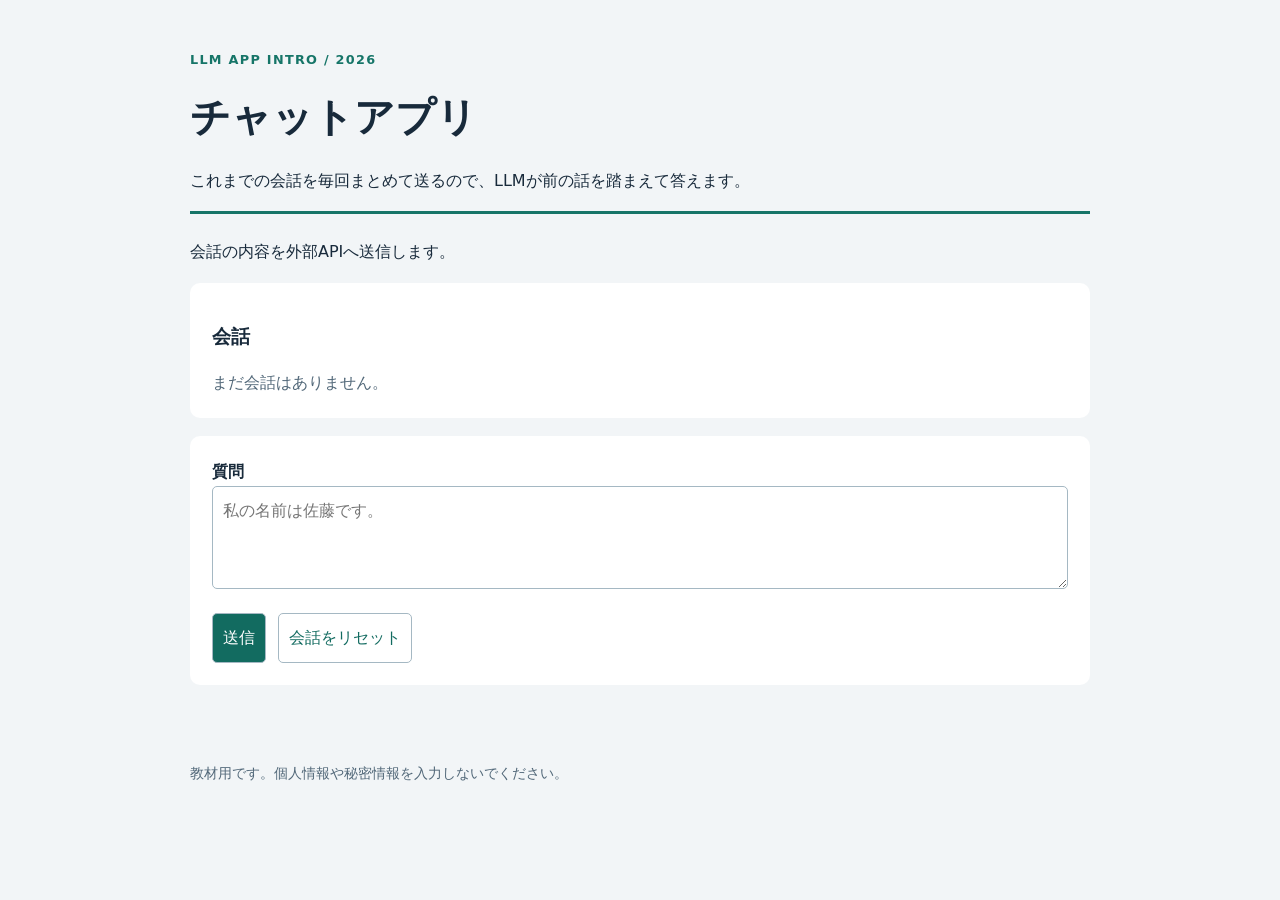
<file: sample-app/chat-app/static/index.html>
<!doctype html>
<html lang="ja">
<head>
  <meta charset="utf-8">
  <meta name="viewport" content="width=device-width, initial-scale=1">
  <title>チャットアプリ</title>
  <link rel="stylesheet" href="style.css">
  <script src="app.js" defer></script>
</head>
<body>
<main>
  <header>
    <p class="eyebrow">LLM APP INTRO / 2026</p>
    <h1>チャットアプリ</h1>
    <p>これまでの会話を毎回まとめて送るので、LLMが前の話を踏まえて答えます。</p>
  </header>
  <p>会話の内容を外部APIへ送信します。</p>

  <section>
    <h2>会話</h2>
    <ul id="messages"></ul>
  </section>

  <form id="chat-form">
    <label for="question">質問</label>
    <textarea id="question" maxlength="500" required rows="3" placeholder="私の名前は佐藤です。"></textarea>
    <div class="buttons">
      <button id="send-button" type="submit">送信</button>
      <button id="reset-button" type="button" class="secondary">会話をリセット</button>
    </div>
  </form>
  <p id="status" role="status" aria-live="polite"></p>

  <footer>教材用です。個人情報や秘密情報を入力しないでください。</footer>
</main>
</body>
</html>
</file>
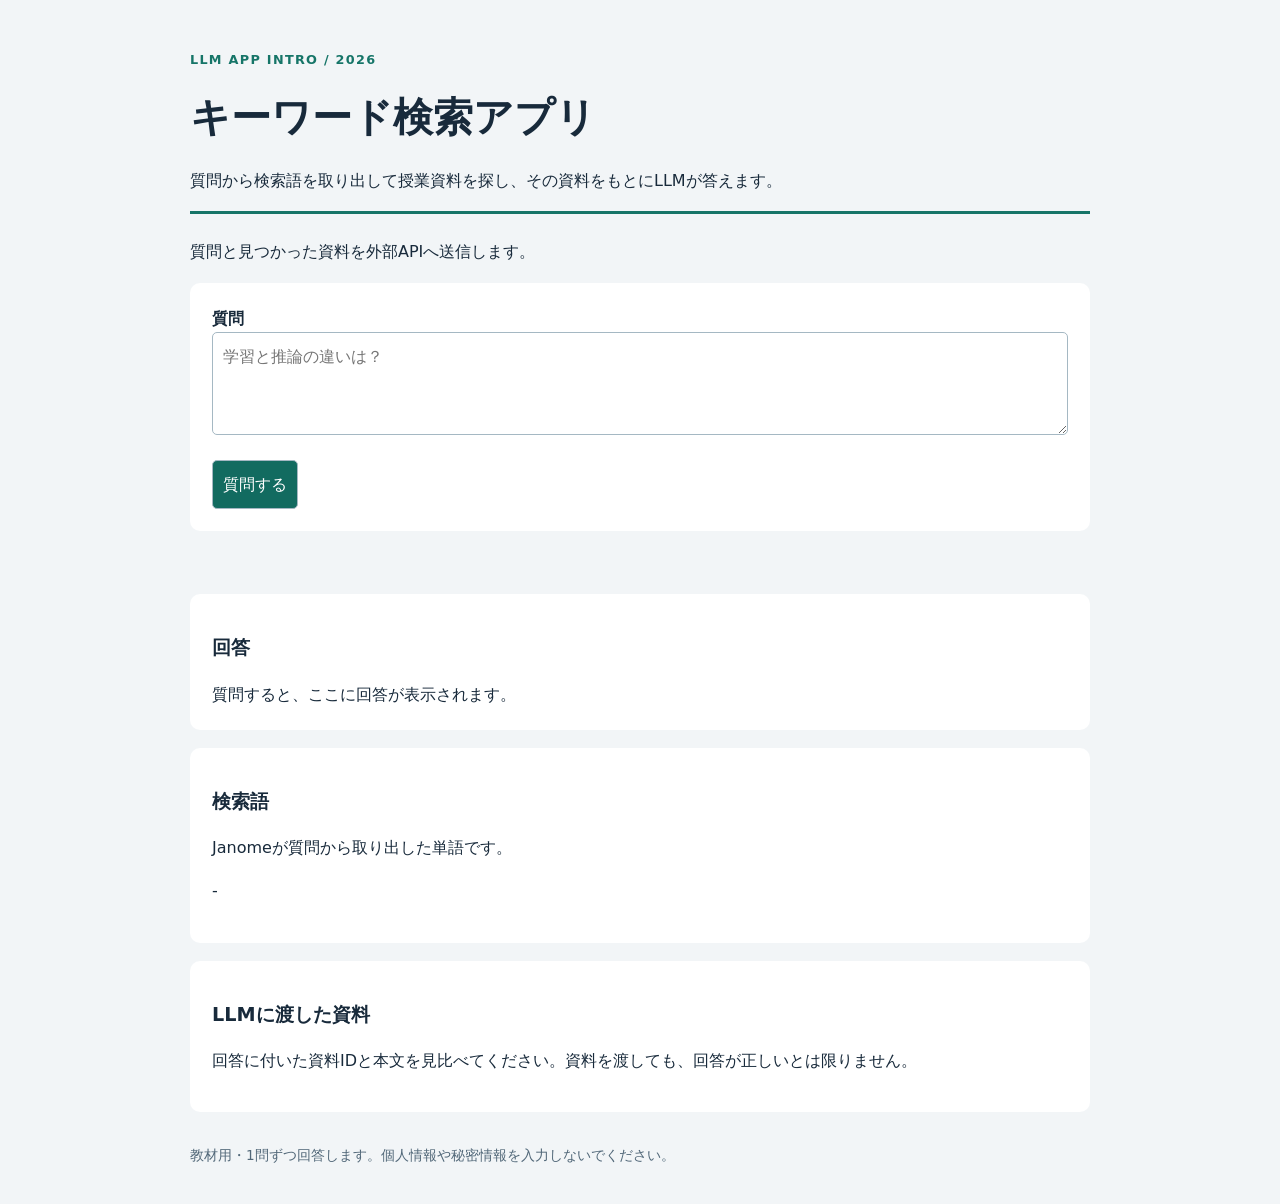
<file: sample-app/keyword-app/static/index.html>
<!doctype html>
<html lang="ja">
<head>
  <meta charset="utf-8">
  <meta name="viewport" content="width=device-width, initial-scale=1">
  <title>キーワード検索アプリ</title>
  <link rel="stylesheet" href="style.css">
  <script src="app.js" defer></script>
</head>
<body>
<main>
  <header>
    <p class="eyebrow">LLM APP INTRO / 2026</p>
    <h1>キーワード検索アプリ</h1>
    <p>質問から検索語を取り出して授業資料を探し、その資料をもとにLLMが答えます。</p>
  </header>
  <p>質問と見つかった資料を外部APIへ送信します。</p>

  <form id="question-form">
    <label for="question">質問</label>
    <textarea id="question" maxlength="500" required rows="3" placeholder="学習と推論の違いは？"></textarea>
    <button id="send-button" type="submit">質問する</button>
  </form>
  <p id="status" role="status" aria-live="polite"></p>

  <section>
    <h2>回答</h2>
    <div id="answer">質問すると、ここに回答が表示されます。</div>
  </section>

  <section>
    <h2>検索語</h2>
    <p>Janomeが質問から取り出した単語です。</p>
    <p id="keywords">-</p>
  </section>

  <section>
    <h2>LLMに渡した資料</h2>
    <p>回答に付いた資料IDと本文を見比べてください。資料を渡しても、回答が正しいとは限りません。</p>
    <ul id="sources"></ul>
  </section>

  <footer>教材用・1問ずつ回答します。個人情報や秘密情報を入力しないでください。</footer>
</main>
</body>
</html>
</file>
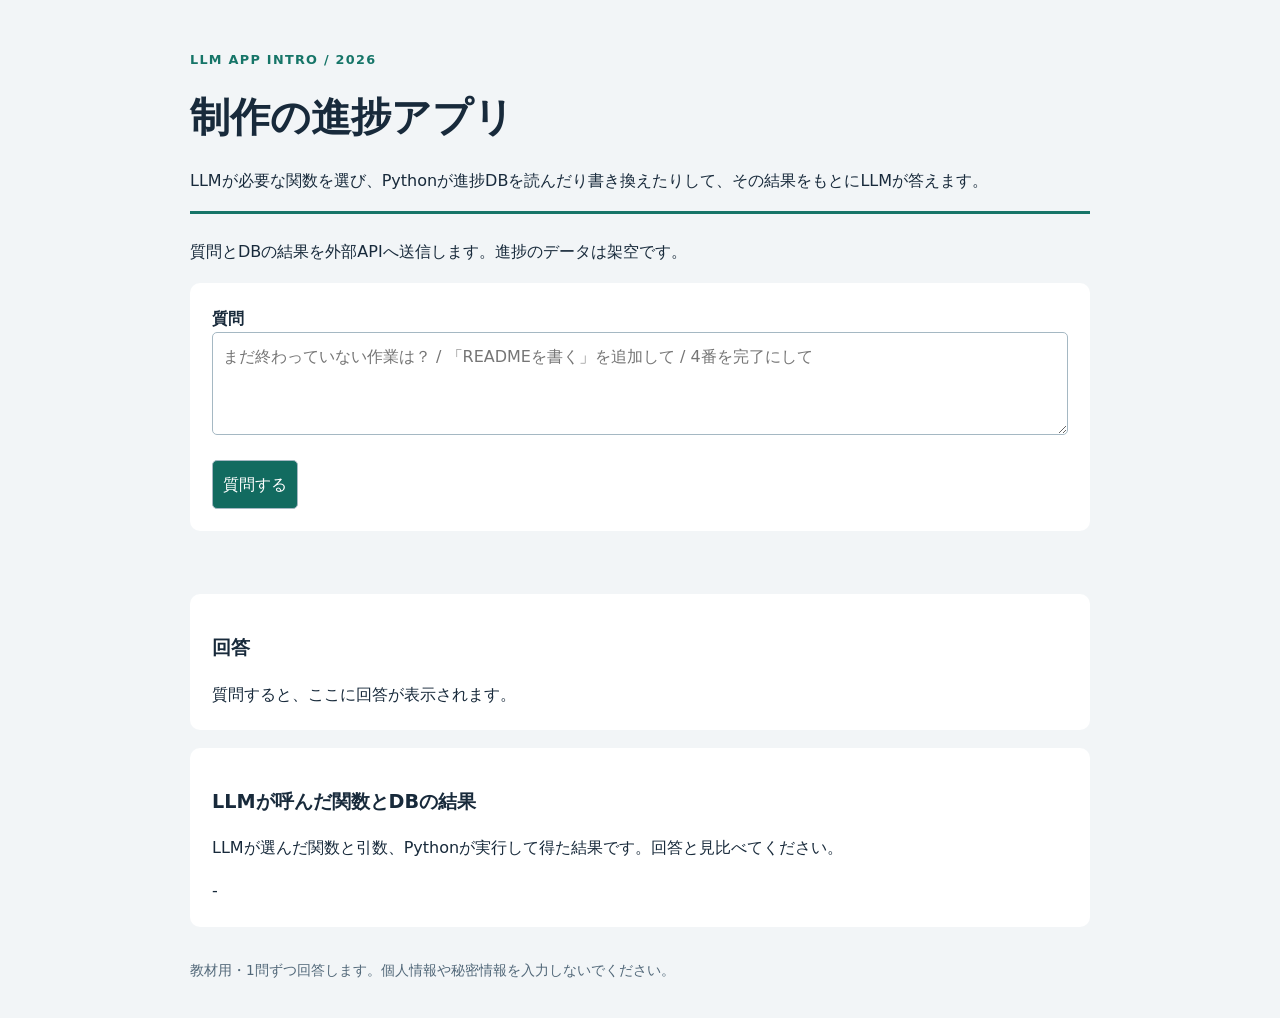
<file: sample-app/progress-app/static/index.html>
<!doctype html>
<html lang="ja">
<head>
  <meta charset="utf-8">
  <meta name="viewport" content="width=device-width, initial-scale=1">
  <title>制作の進捗アプリ</title>
  <link rel="stylesheet" href="style.css">
  <script src="app.js" defer></script>
</head>
<body>
<main>
  <header>
    <p class="eyebrow">LLM APP INTRO / 2026</p>
    <h1>制作の進捗アプリ</h1>
    <p>LLMが必要な関数を選び、Pythonが進捗DBを読んだり書き換えたりして、その結果をもとにLLMが答えます。</p>
  </header>
  <p>質問とDBの結果を外部APIへ送信します。進捗のデータは架空です。</p>

  <form id="question-form">
    <label for="question">質問</label>
    <textarea id="question" maxlength="500" required rows="3" placeholder="まだ終わっていない作業は？ / 「READMEを書く」を追加して / 4番を完了にして"></textarea>
    <button id="send-button" type="submit">質問する</button>
  </form>
  <p id="status" role="status" aria-live="polite"></p>

  <section>
    <h2>回答</h2>
    <div id="answer">質問すると、ここに回答が表示されます。</div>
  </section>

  <section>
    <h2>LLMが呼んだ関数とDBの結果</h2>
    <p>LLMが選んだ関数と引数、Pythonが実行して得た結果です。回答と見比べてください。</p>
    <div id="tool-results">-</div>
  </section>

  <footer>教材用・1問ずつ回答します。個人情報や秘密情報を入力しないでください。</footer>
</main>
</body>
</html>
</file>
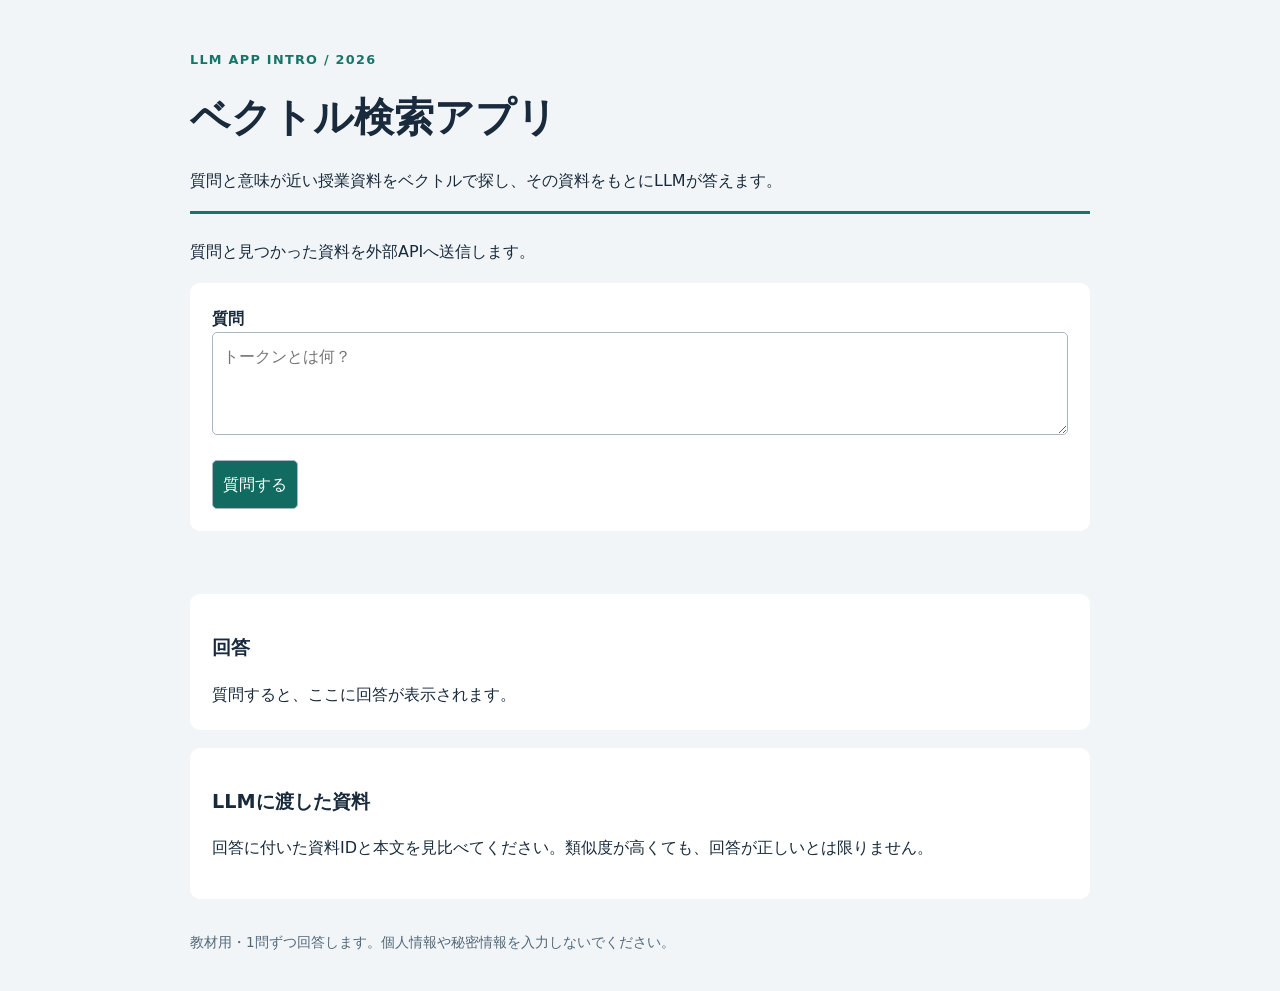
<file: sample-app/vector-app/static/index.html>
<!doctype html>
<html lang="ja">
<head>
  <meta charset="utf-8">
  <meta name="viewport" content="width=device-width, initial-scale=1">
  <title>ベクトル検索アプリ</title>
  <link rel="stylesheet" href="style.css">
  <script src="app.js" defer></script>
</head>
<body>
<main>
  <header>
    <p class="eyebrow">LLM APP INTRO / 2026</p>
    <h1>ベクトル検索アプリ</h1>
    <p>質問と意味が近い授業資料をベクトルで探し、その資料をもとにLLMが答えます。</p>
  </header>
  <p>質問と見つかった資料を外部APIへ送信します。</p>

  <form id="question-form">
    <label for="question">質問</label>
    <textarea id="question" maxlength="500" required rows="3" placeholder="トークンとは何？"></textarea>
    <button id="send-button" type="submit">質問する</button>
  </form>
  <p id="status" role="status" aria-live="polite"></p>

  <section>
    <h2>回答</h2>
    <div id="answer">質問すると、ここに回答が表示されます。</div>
  </section>

  <section>
    <h2>LLMに渡した資料</h2>
    <p>回答に付いた資料IDと本文を見比べてください。類似度が高くても、回答が正しいとは限りません。</p>
    <ul id="sources"></ul>
  </section>

  <footer>教材用・1問ずつ回答します。個人情報や秘密情報を入力しないでください。</footer>
</main>
</body>
</html>
</file>
<file: sample-app/chat-app/static/style.css>
:root { font-family: system-ui, sans-serif; color: #182a3b; background: #f2f5f7; line-height: 1.7; }
body { margin: 0; }
main { max-width: 900px; margin: 0 auto; padding: 36px 16px; }
header { border-bottom: 3px solid #167568; margin-bottom: 24px; }
h1 { font-size: clamp(1.7rem, 4vw, 2.5rem); margin: 0; }
h2 { font-size: 1.2rem; }
.eyebrow { color: #167568; letter-spacing: .1em; font-size: .8rem; font-weight: bold; }
form, section { background: white; padding: 22px; margin: 18px 0; border-radius: 10px; }
label { display: block; font-weight: bold; }
textarea, button { box-sizing: border-box; font: inherit; padding: 10px; border: 1px solid #a5b8c3; border-radius: 5px; }
textarea { width: 100%; resize: vertical; }
.buttons { display: flex; flex-wrap: wrap; gap: 12px; margin-top: 16px; }
button { background: #126b60; color: white; cursor: pointer; }
button.secondary { background: white; color: #126b60; }
button:disabled { opacity: .6; cursor: wait; }
:focus-visible { outline: 3px solid #c17d15; outline-offset: 3px; }
#status { min-height: 1.7em; font-weight: bold; }
#messages { list-style: none; padding: 0; margin: 0; }
#messages:empty::before { content: 'まだ会話はありません。'; color: #526879; }
#messages li { white-space: pre-wrap; overflow-wrap: anywhere; padding: 10px 14px; border-radius: 8px; margin-bottom: 10px; }
#messages li.user { background: #e6eef2; margin-left: 15%; }
#messages li.assistant { background: #e3f3ef; margin-right: 15%; }
footer { margin-top: 32px; font-size: .85rem; color: #526879; }
</file>
<file: sample-app/keyword-app/static/style.css>
:root { font-family: system-ui, sans-serif; color: #182a3b; background: #f2f5f7; line-height: 1.7; }
body { margin: 0; }
main { max-width: 900px; margin: 0 auto; padding: 36px 16px; }
header { border-bottom: 3px solid #167568; margin-bottom: 24px; }
h1 { font-size: clamp(1.7rem, 4vw, 2.5rem); margin: 0; }
h2 { font-size: 1.2rem; }
.eyebrow { color: #167568; letter-spacing: .1em; font-size: .8rem; font-weight: bold; }
form, section { background: white; padding: 22px; margin: 18px 0; border-radius: 10px; }
label { display: block; font-weight: bold; }
textarea, button { box-sizing: border-box; font: inherit; padding: 10px; border: 1px solid #a5b8c3; border-radius: 5px; }
textarea { width: 100%; resize: vertical; }
button { display: block; background: #126b60; color: white; margin-top: 16px; cursor: pointer; }
button:disabled { opacity: .6; cursor: wait; }
:focus-visible { outline: 3px solid #c17d15; outline-offset: 3px; }
#answer { white-space: pre-wrap; overflow-wrap: anywhere; }
#status { min-height: 1.7em; font-weight: bold; }
ul { padding-left: 24px; }
li { margin-bottom: 22px; }
small, footer { color: #526879; }
footer { margin-top: 32px; font-size: .85rem; }
</file>
<file: sample-app/progress-app/static/style.css>
:root { font-family: system-ui, sans-serif; color: #182a3b; background: #f2f5f7; line-height: 1.7; }
body { margin: 0; }
main { max-width: 900px; margin: 0 auto; padding: 36px 16px; }
header { border-bottom: 3px solid #167568; margin-bottom: 24px; }
h1 { font-size: clamp(1.7rem, 4vw, 2.5rem); margin: 0; }
h2 { font-size: 1.2rem; }
.eyebrow { color: #167568; letter-spacing: .1em; font-size: .8rem; font-weight: bold; }
form, section { background: white; padding: 22px; margin: 18px 0; border-radius: 10px; }
label { display: block; font-weight: bold; }
textarea, button { box-sizing: border-box; font: inherit; padding: 10px; border: 1px solid #a5b8c3; border-radius: 5px; }
textarea { width: 100%; resize: vertical; }
button { display: block; background: #126b60; color: white; margin-top: 16px; cursor: pointer; }
button:disabled { opacity: .6; cursor: wait; }
:focus-visible { outline: 3px solid #c17d15; outline-offset: 3px; }
#answer { white-space: pre-wrap; overflow-wrap: anywhere; }
#status { min-height: 1.7em; font-weight: bold; }
ul { padding-left: 24px; }
li { margin-bottom: 22px; }
small, footer { color: #526879; }
footer { margin-top: 32px; font-size: .85rem; }
#tool-results { overflow-x: auto; }
table { border-collapse: collapse; width: 100%; }
th, td { border: 1px solid #a5b8c3; padding: 6px 10px; text-align: left; }
th { background: #e6eef2; }
code { background: #e6eef2; padding: 2px 6px; border-radius: 4px; overflow-wrap: anywhere; }
</file>
<file: sample-app/vector-app/static/style.css>
:root { font-family: system-ui, sans-serif; color: #182a3b; background: #f2f5f7; line-height: 1.7; }
body { margin: 0; }
main { max-width: 900px; margin: 0 auto; padding: 36px 16px; }
header { border-bottom: 3px solid #167568; margin-bottom: 24px; }
h1 { font-size: clamp(1.7rem, 4vw, 2.5rem); margin: 0; }
h2 { font-size: 1.2rem; }
.eyebrow { color: #167568; letter-spacing: .1em; font-size: .8rem; font-weight: bold; }
form, section { background: white; padding: 22px; margin: 18px 0; border-radius: 10px; }
label { display: block; font-weight: bold; }
textarea, button { box-sizing: border-box; font: inherit; padding: 10px; border: 1px solid #a5b8c3; border-radius: 5px; }
textarea { width: 100%; resize: vertical; }
button { display: block; background: #126b60; color: white; margin-top: 16px; cursor: pointer; }
button:disabled { opacity: .6; cursor: wait; }
:focus-visible { outline: 3px solid #c17d15; outline-offset: 3px; }
#answer { white-space: pre-wrap; overflow-wrap: anywhere; }
#status { min-height: 1.7em; font-weight: bold; }
ul { padding-left: 24px; }
li { margin-bottom: 22px; }
small, footer { color: #526879; }
footer { margin-top: 32px; font-size: .85rem; }
</file>
